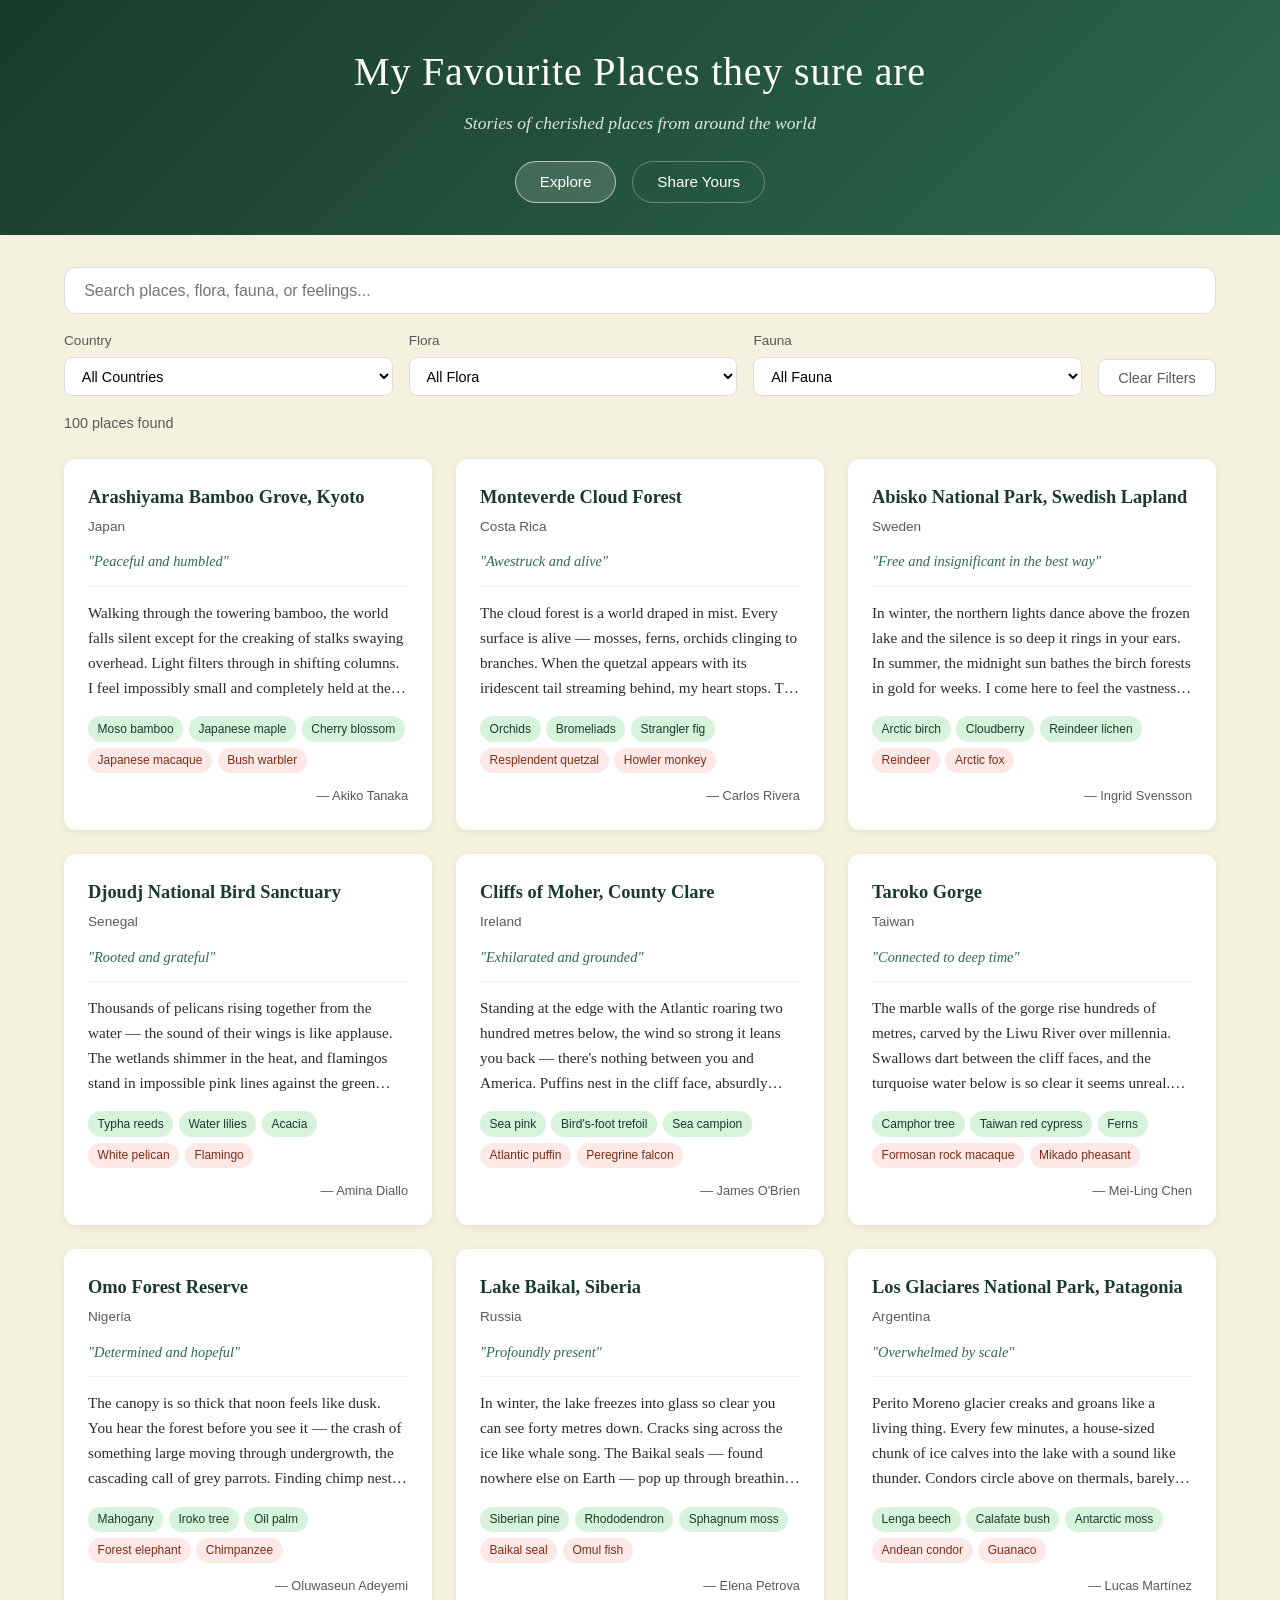
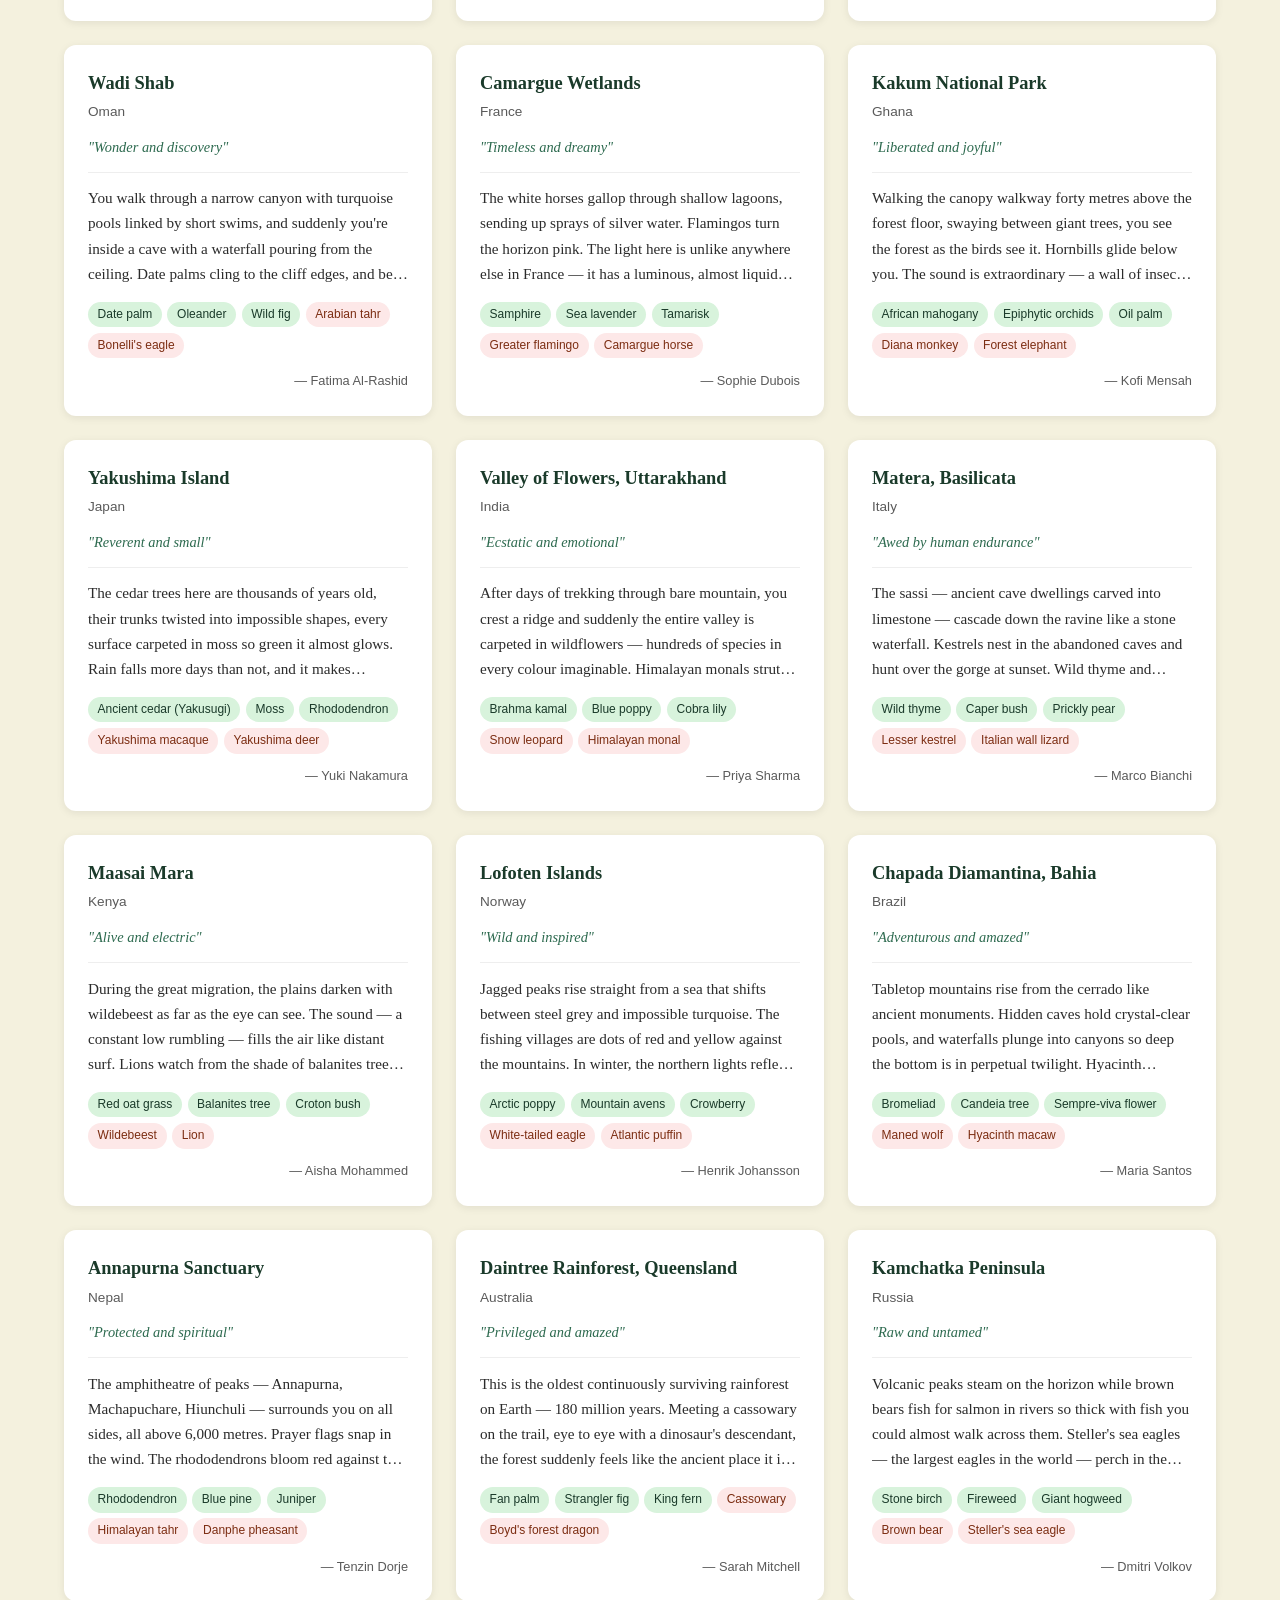
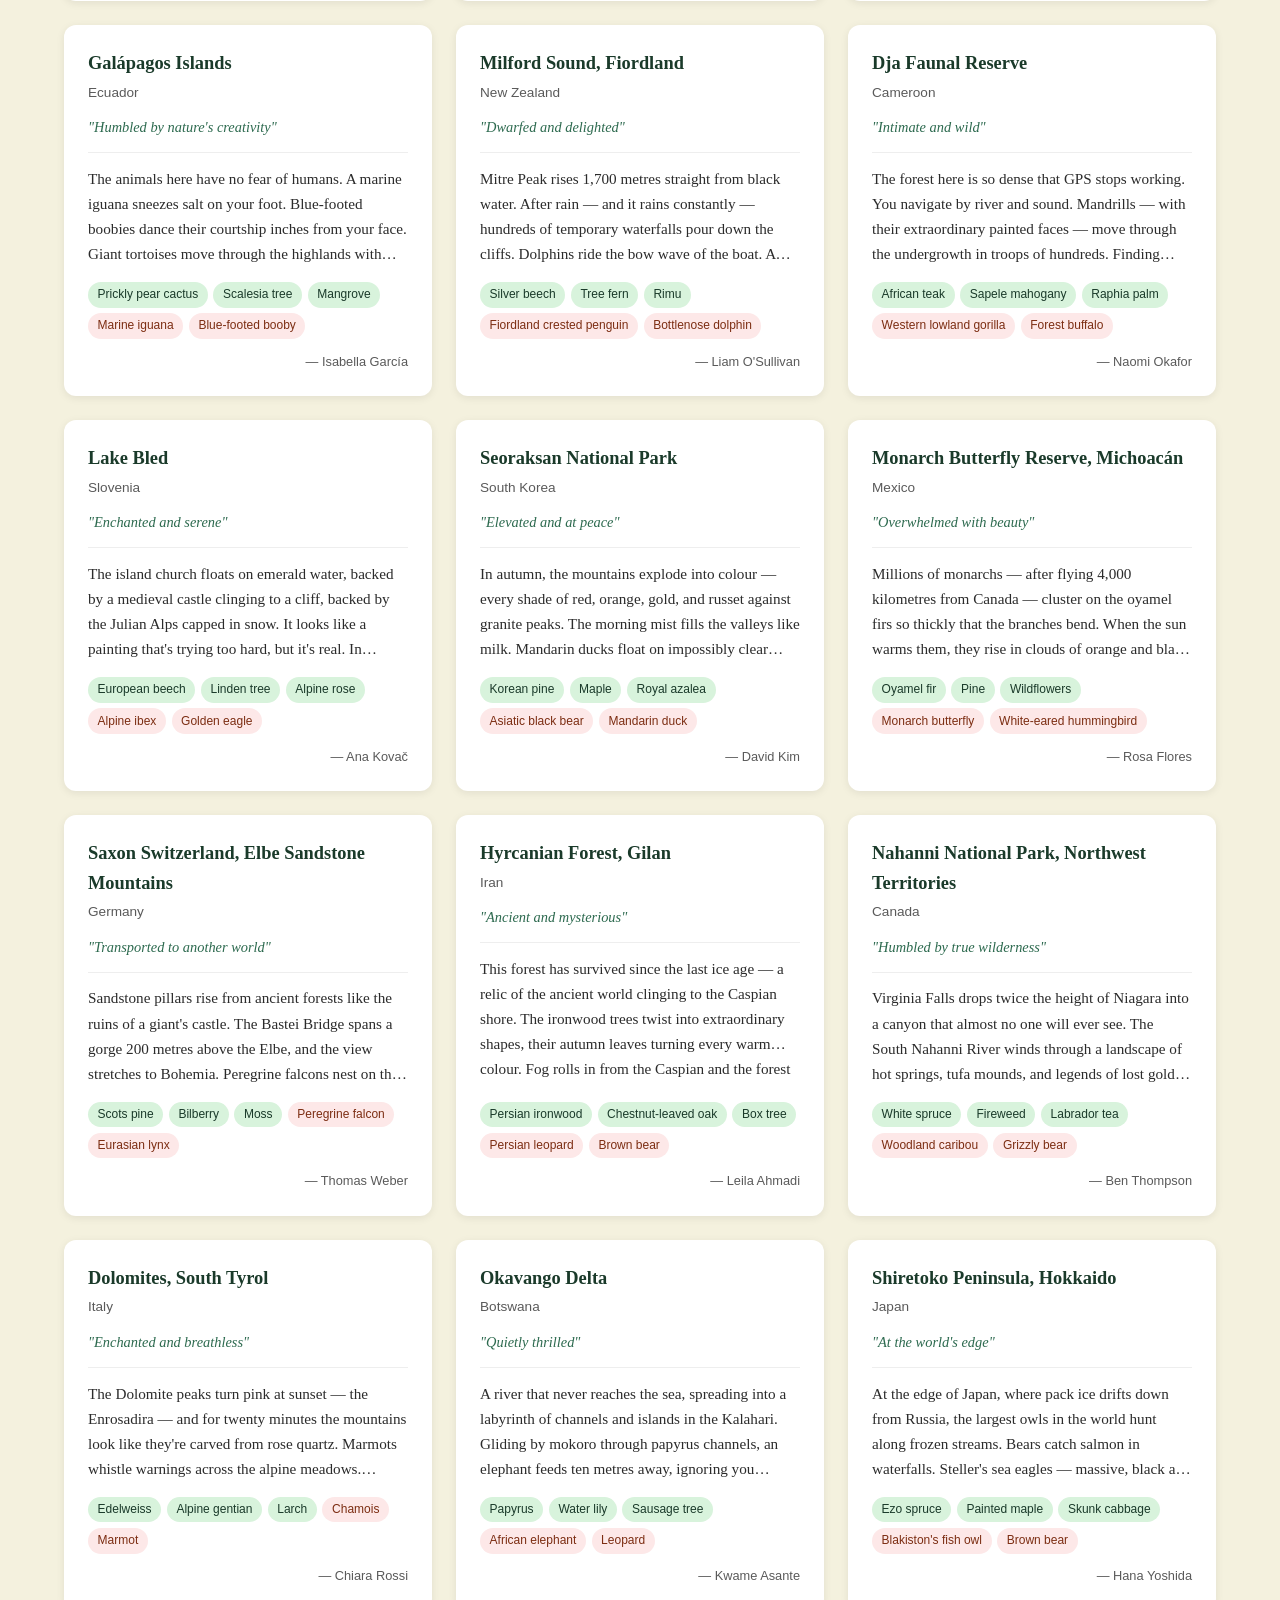
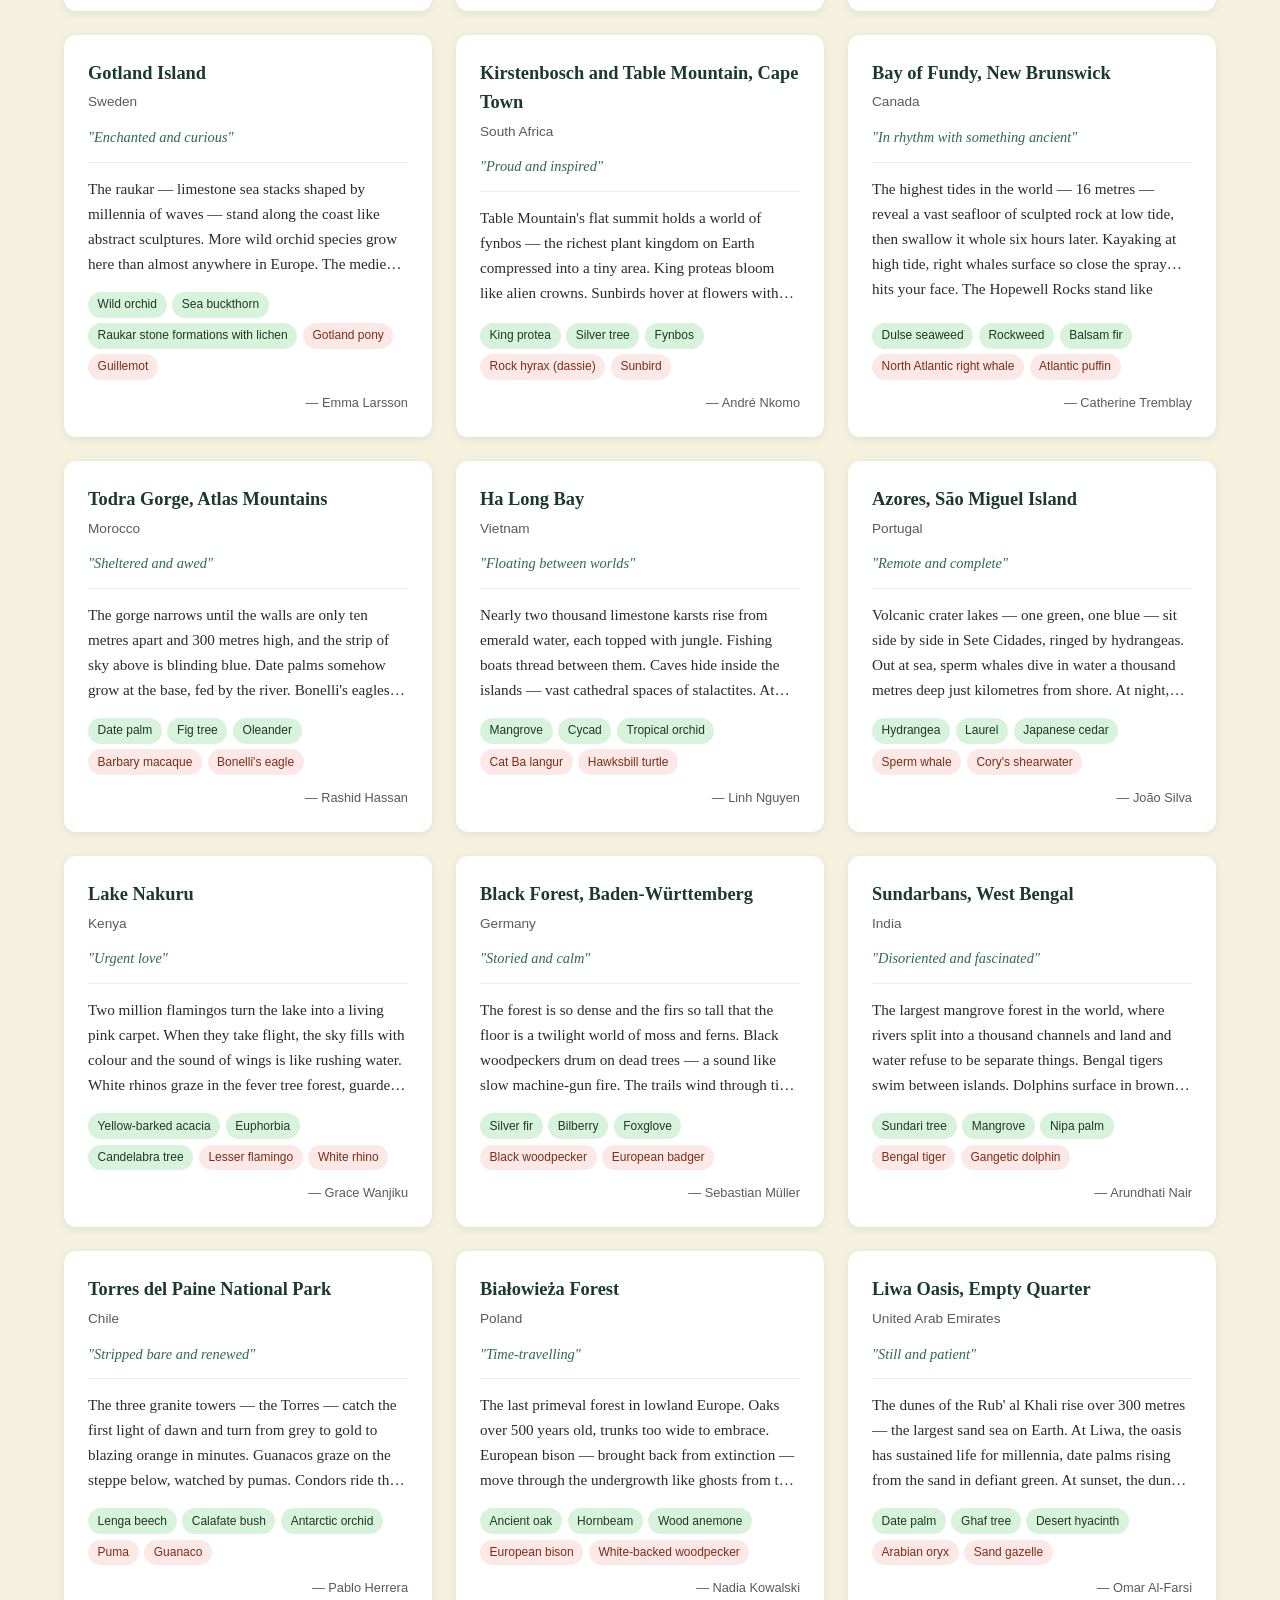
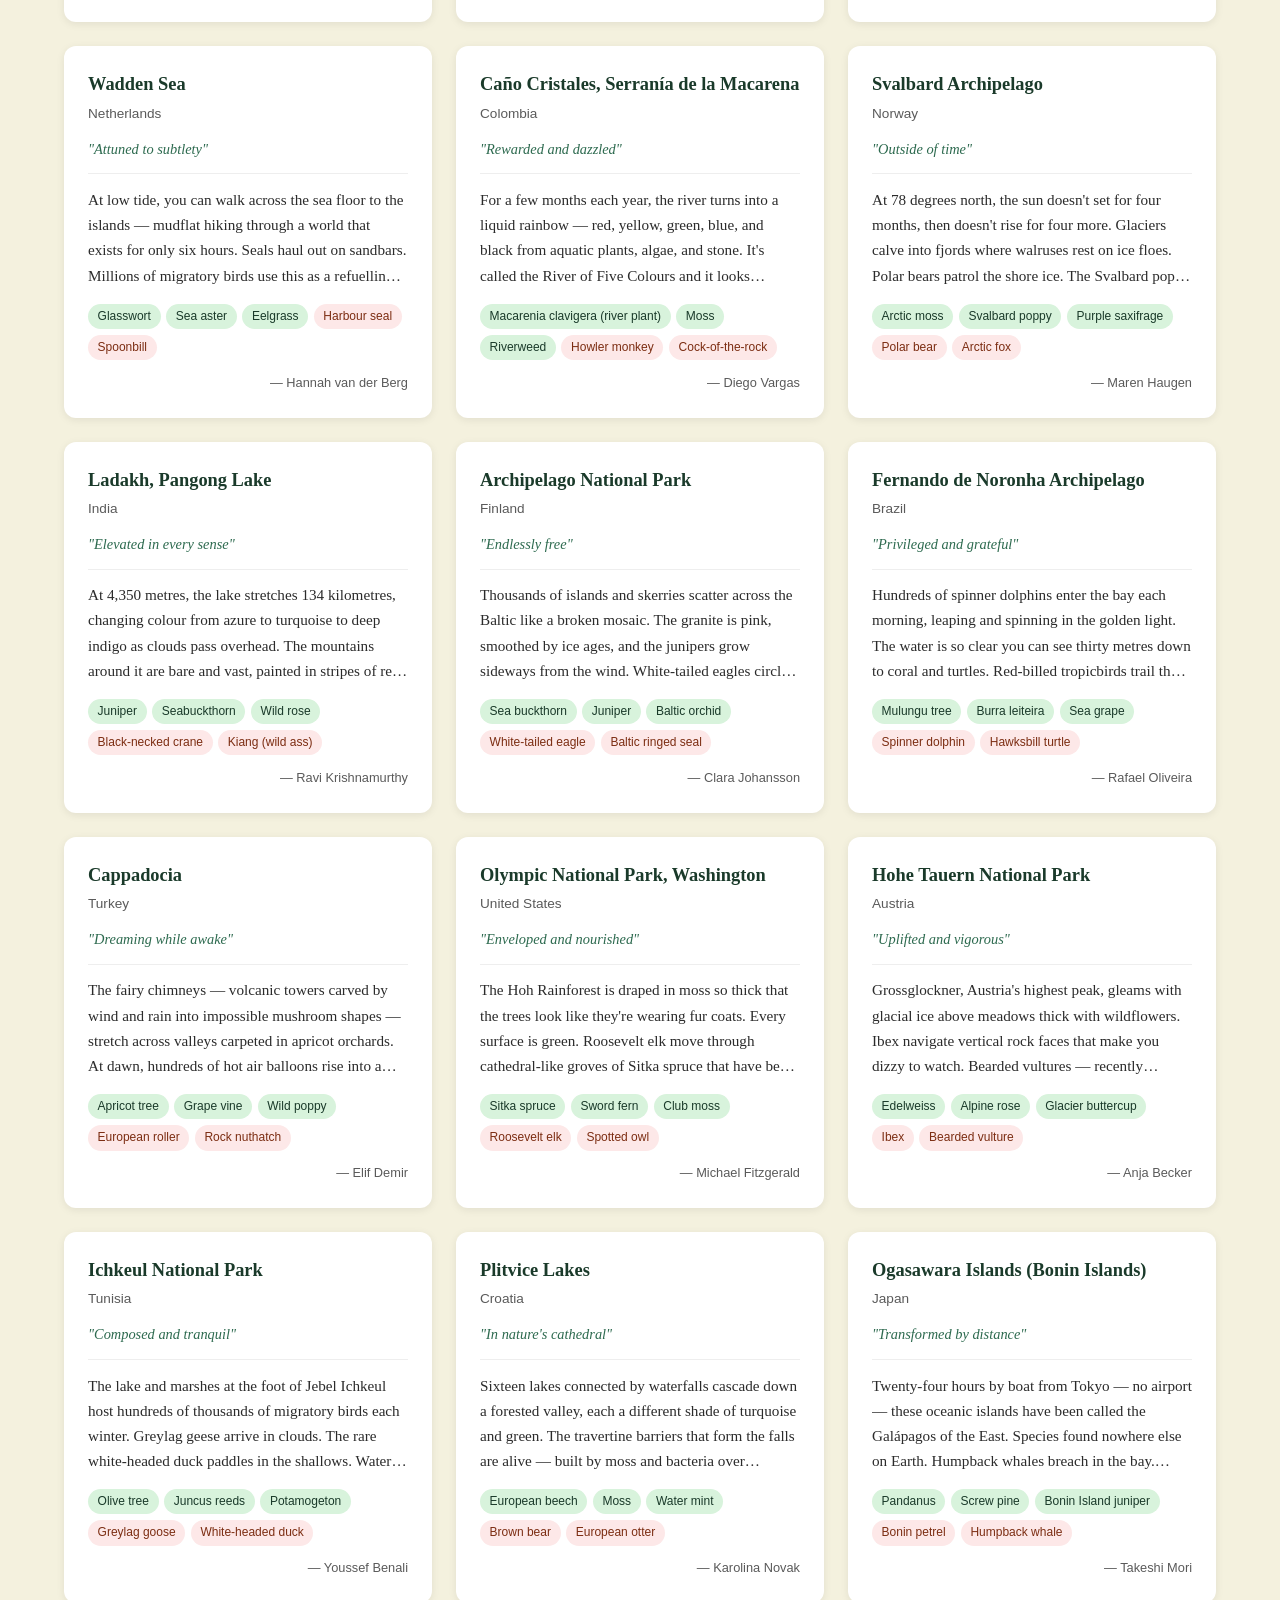
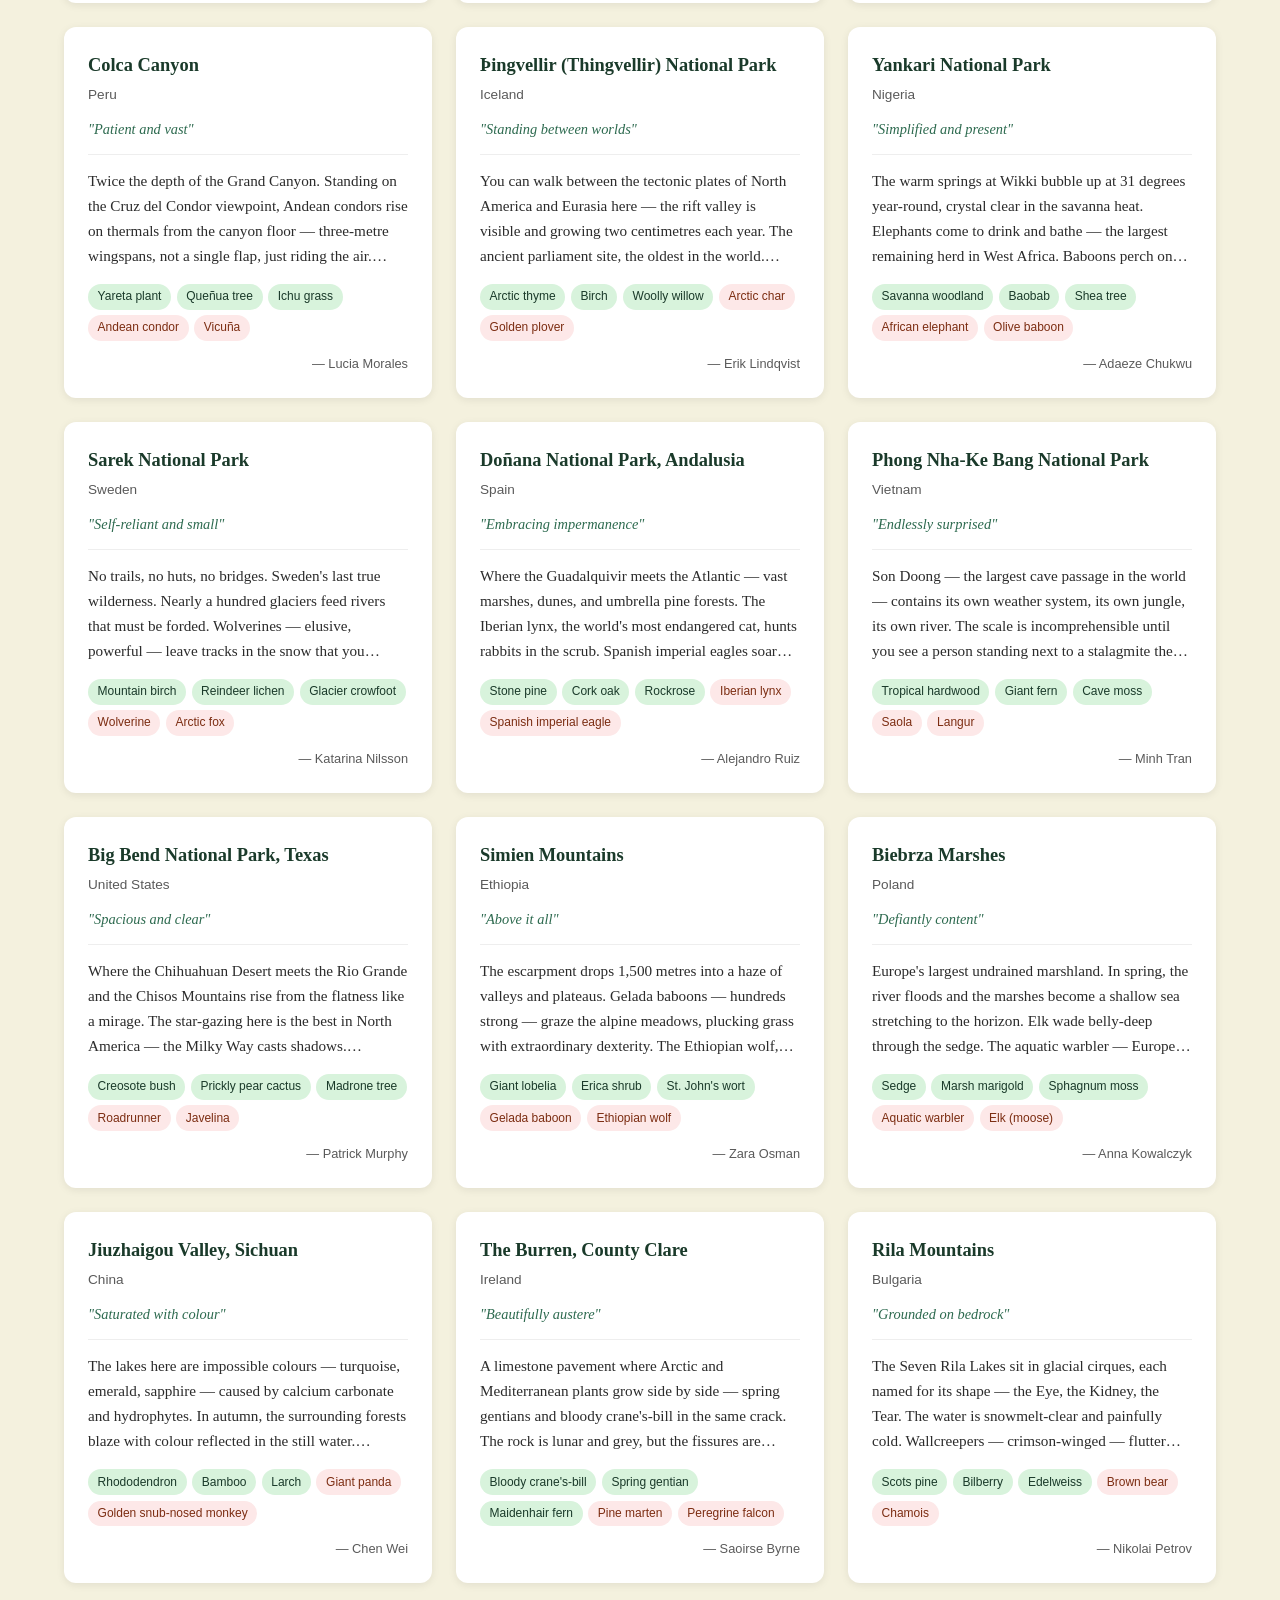
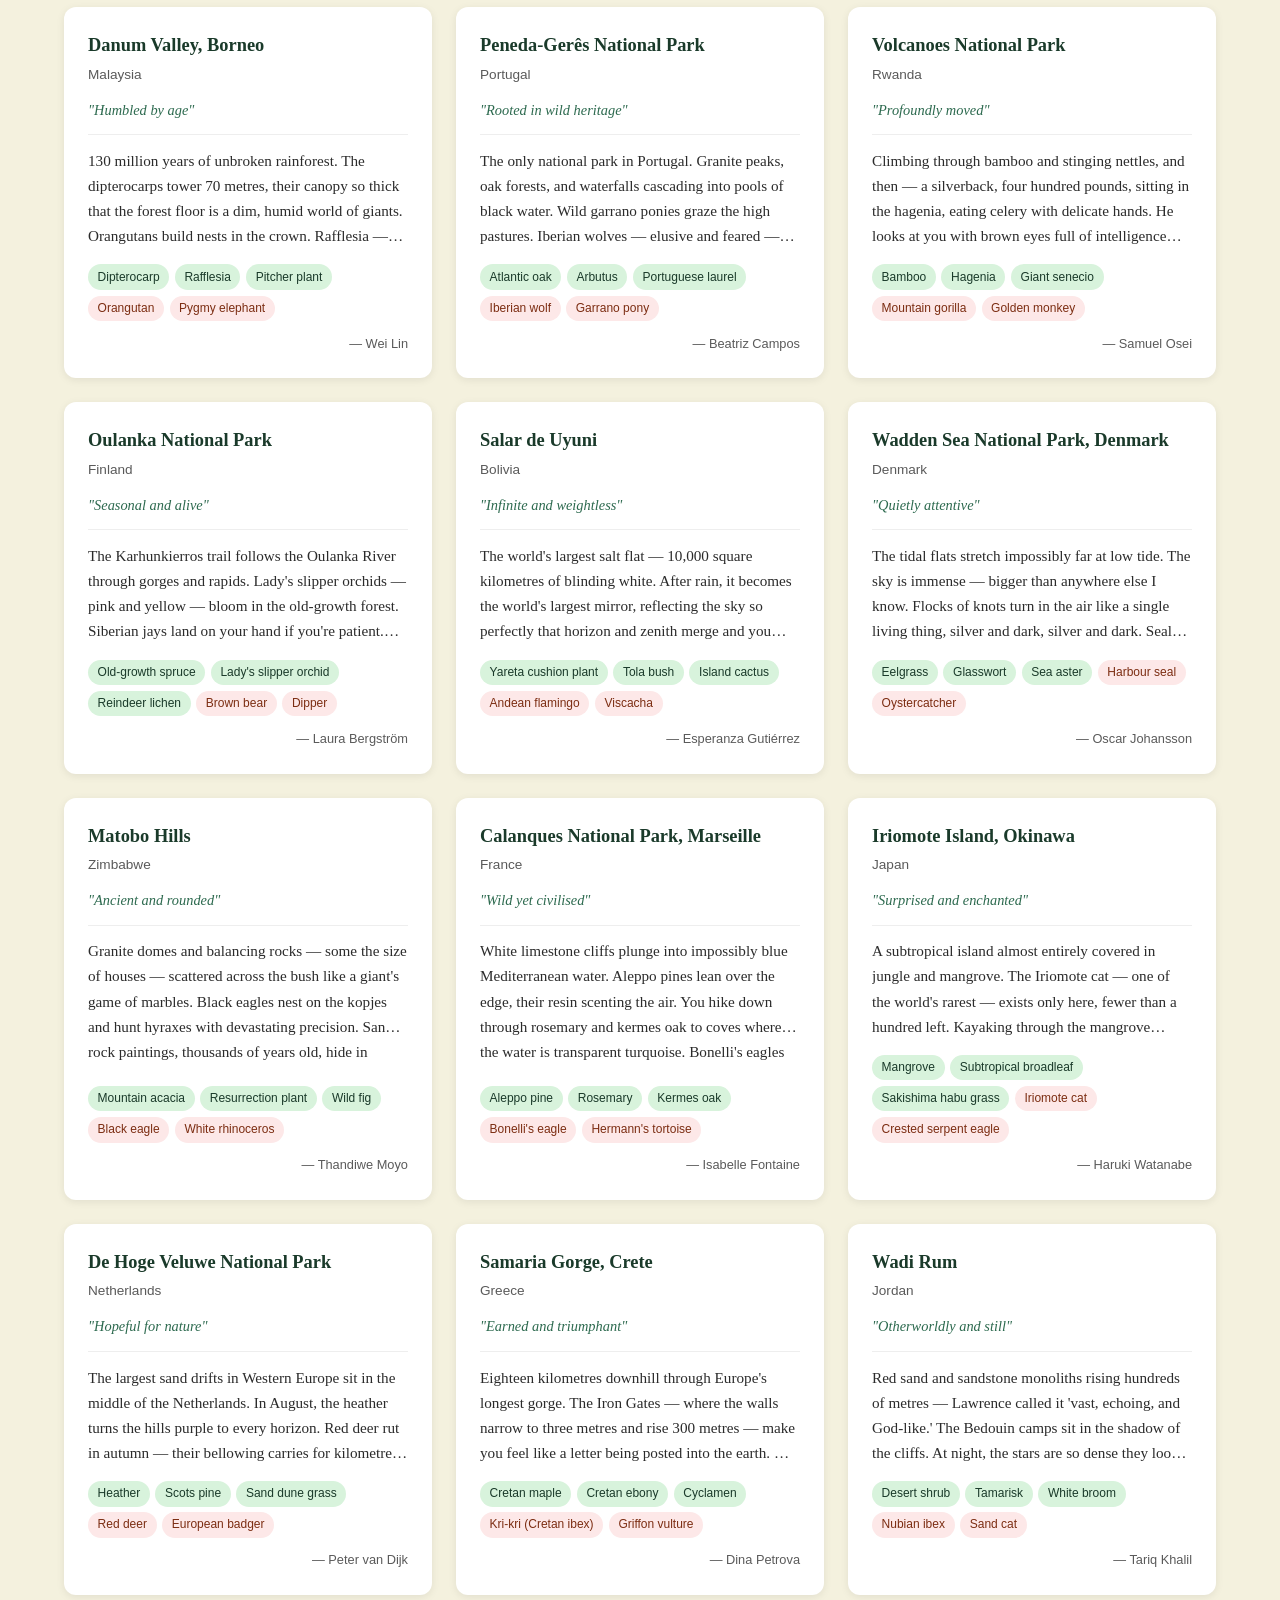
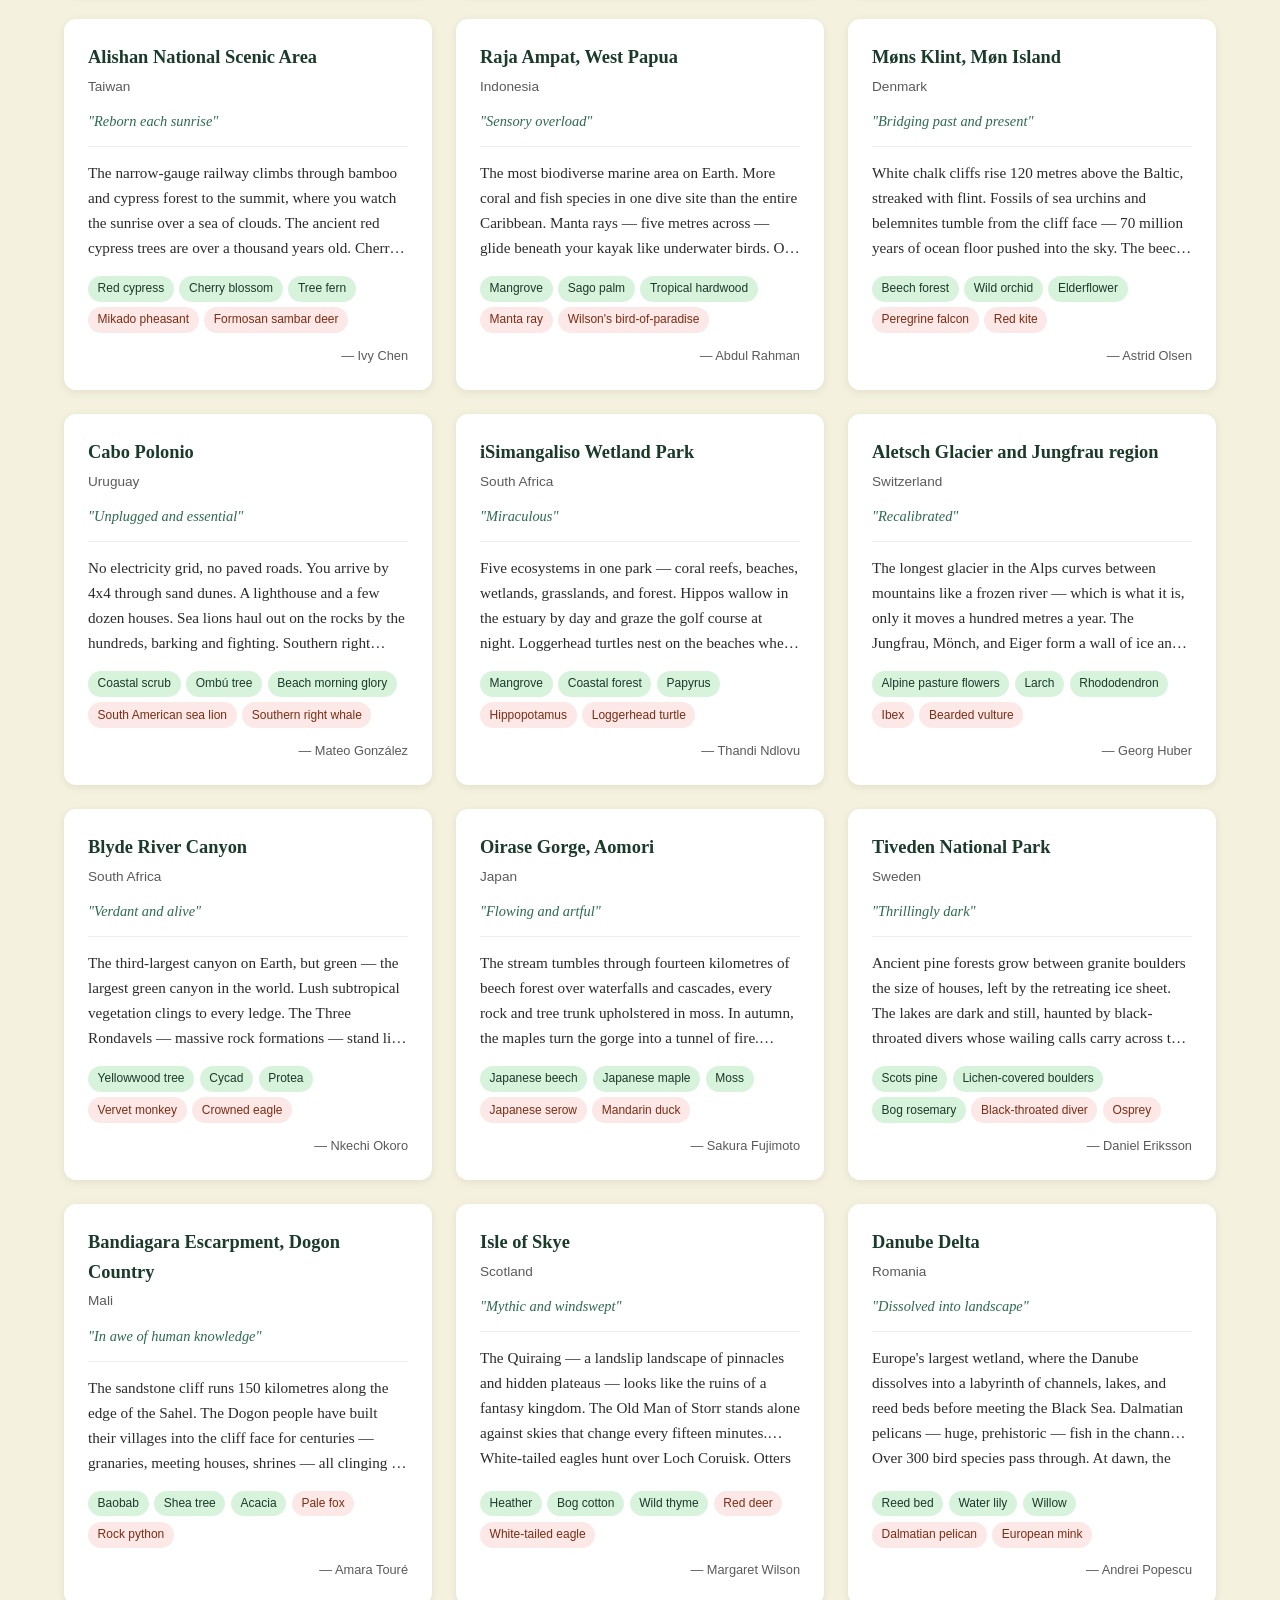
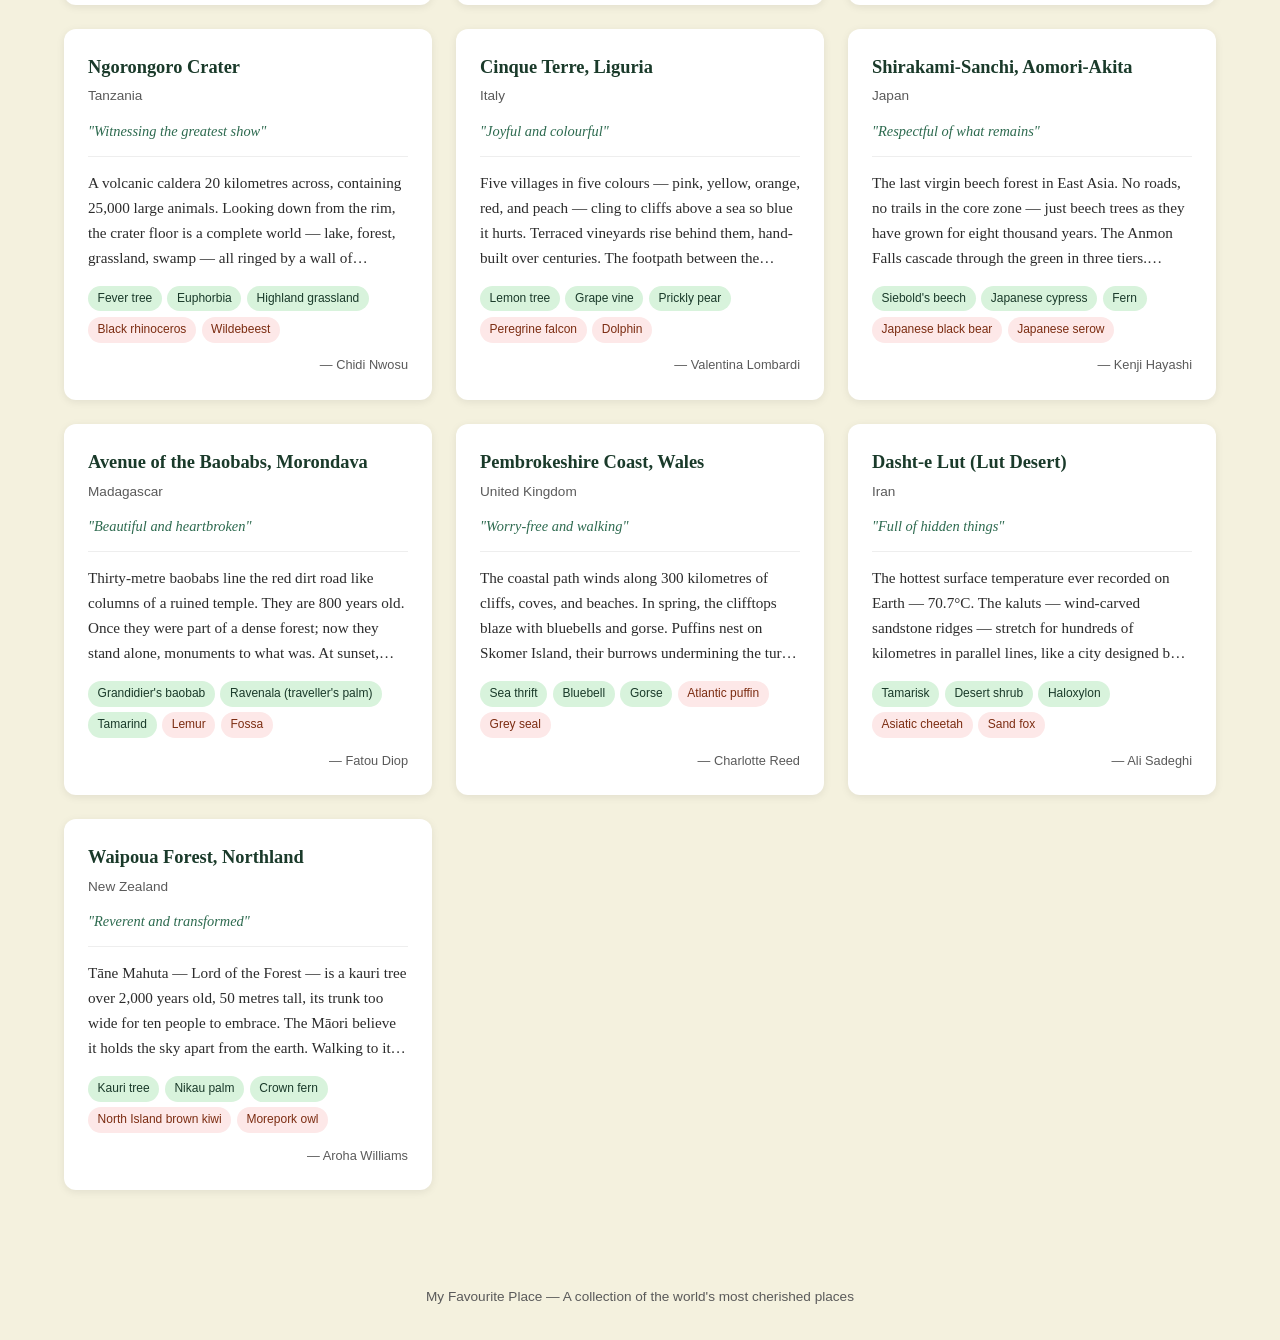
<file: static prototype/index.html>
<!DOCTYPE html>
<html lang="en">
<head>
  <meta charset="UTF-8">
  <meta name="viewport" content="width=device-width, initial-scale=1.0">
  <title>My Favourite Place</title>
  <link rel="stylesheet" href="styles.css">
</head>
<body>
  <header>
    <div class="header-content">
      <h1>My Favourite Places they sure are</h1>
      <p class="subtitle">Stories of cherished places from around the world</p>
      <nav>
        <a href="#explore" class="nav-link active" data-section="explore">Explore</a>
        <a href="#submit" class="nav-link" data-section="submit">Share Yours</a>
      </nav>
    </div>
  </header>

  <main>
    <!-- Explore Section -->
    <section id="explore" class="section active">
      <div class="filters">
        <div class="search-bar">
          <input type="text" id="search" placeholder="Search places, flora, fauna, or feelings...">
        </div>
        <div class="filter-row">
          <div class="filter-group">
            <label for="filter-country">Country</label>
            <select id="filter-country">
              <option value="">All Countries</option>
            </select>
          </div>
          <div class="filter-group">
            <label for="filter-flora">Flora</label>
            <select id="filter-flora">
              <option value="">All Flora</option>
            </select>
          </div>
          <div class="filter-group">
            <label for="filter-fauna">Fauna</label>
            <select id="filter-fauna">
              <option value="">All Fauna</option>
            </select>
          </div>
          <button id="clear-filters" class="btn-secondary">Clear Filters</button>
        </div>
        <p class="results-count"><span id="count">0</span> places found</p>
      </div>

      <div id="cards" class="card-grid"></div>
    </section>

    <!-- Submit Section -->
    <section id="submit" class="section">
      <div class="form-container">
        <h2>Share Your Favourite Place</h2>
        <p class="form-intro">Tell us about a place that makes your heart sing. Where is it? What grows there? What creatures call it home? How does it make you feel?</p>
        <form id="submit-form">
          <div class="form-row">
            <div class="form-field">
              <label for="form-name">Your Name</label>
              <input type="text" id="form-name" required placeholder="e.g. Maria Santos">
            </div>
            <div class="form-field">
              <label for="form-country">Country</label>
              <input type="text" id="form-country" required placeholder="e.g. Brazil">
            </div>
          </div>
          <div class="form-field">
            <label for="form-place">Place Name</label>
            <input type="text" id="form-place" required placeholder="e.g. Chapada Diamantina, Bahia">
          </div>
          <div class="form-row">
            <div class="form-field">
              <label for="form-flora">Flora <span class="hint">(comma-separated)</span></label>
              <input type="text" id="form-flora" required placeholder="e.g. Bromeliad, Candeia tree, Sempre-viva flower">
            </div>
            <div class="form-field">
              <label for="form-fauna">Fauna <span class="hint">(comma-separated)</span></label>
              <input type="text" id="form-fauna" required placeholder="e.g. Maned wolf, Hyacinth macaw">
            </div>
          </div>
          <div class="form-field">
            <label for="form-description">Your Description</label>
            <textarea id="form-description" rows="6" required placeholder="Describe your favourite place. What does it look like? Sound like? Smell like? What makes it special to you?"></textarea>
          </div>
          <div class="form-field">
            <label for="form-feeling">How does this place make you feel? <span class="hint">(a few words)</span></label>
            <input type="text" id="form-feeling" required placeholder="e.g. Adventurous and amazed">
          </div>
          <button type="submit" class="btn-primary">Share Your Place</button>
        </form>
        <div id="form-success" class="success-message" hidden>
          <p>Thank you for sharing your favourite place! It has been added to our collection.</p>
          <button id="view-submission" class="btn-secondary">View it now</button>
        </div>
      </div>
    </section>
  </main>

  <!-- Modal for full description -->
  <div id="modal" class="modal" hidden>
    <div class="modal-backdrop"></div>
    <div class="modal-content">
      <button class="modal-close">&times;</button>
      <div id="modal-body"></div>
    </div>
  </div>

  <footer>
    <p>My Favourite Place &mdash; A collection of the world's most cherished places</p>
  </footer>

  <script src="data.js"></script>
  <script src="app.js"></script>
</body>
</html>
</file>
<file: static prototype/styles.css>
* {
  margin: 0;
  padding: 0;
  box-sizing: border-box;
}

:root {
  --green-dark: #1a3a2a;
  --green-mid: #2d6a4f;
  --green-light: #52b788;
  --green-pale: #d8f3dc;
  --cream: #fefae0;
  --sand: #f4f1de;
  --text: #2b2b2b;
  --text-light: #5a5a5a;
  --white: #ffffff;
  --shadow: rgba(0, 0, 0, 0.08);
  --radius: 12px;
}

body {
  font-family: 'Georgia', 'Times New Roman', serif;
  color: var(--text);
  background: var(--sand);
  line-height: 1.6;
}

/* Header */
header {
  background: linear-gradient(135deg, var(--green-dark), var(--green-mid));
  color: var(--white);
  padding: 2.5rem 1.5rem 2rem;
  text-align: center;
}

.header-content {
  max-width: 800px;
  margin: 0 auto;
}

h1 {
  font-size: 2.5rem;
  font-weight: 400;
  letter-spacing: 0.02em;
  margin-bottom: 0.3rem;
}

.subtitle {
  font-style: italic;
  opacity: 0.85;
  font-size: 1.1rem;
  margin-bottom: 1.5rem;
}

nav {
  display: flex;
  gap: 1rem;
  justify-content: center;
}

.nav-link {
  color: var(--white);
  text-decoration: none;
  padding: 0.5rem 1.5rem;
  border: 1px solid rgba(255, 255, 255, 0.3);
  border-radius: 2rem;
  font-size: 0.95rem;
  transition: all 0.2s;
  font-family: -apple-system, BlinkMacSystemFont, 'Segoe UI', sans-serif;
}

.nav-link:hover,
.nav-link.active {
  background: rgba(255, 255, 255, 0.15);
  border-color: rgba(255, 255, 255, 0.6);
}

/* Main content */
main {
  max-width: 1200px;
  margin: 0 auto;
  padding: 0 1.5rem;
}

.section {
  display: none;
  padding: 2rem 0;
}

.section.active {
  display: block;
}

/* Filters */
.filters {
  margin-bottom: 1.5rem;
}

.search-bar {
  margin-bottom: 1rem;
}

.search-bar input {
  width: 100%;
  padding: 0.85rem 1.2rem;
  border: 1px solid #ddd;
  border-radius: var(--radius);
  font-size: 1rem;
  font-family: -apple-system, BlinkMacSystemFont, 'Segoe UI', sans-serif;
  background: var(--white);
  transition: border-color 0.2s;
}

.search-bar input:focus {
  outline: none;
  border-color: var(--green-light);
  box-shadow: 0 0 0 3px rgba(82, 183, 136, 0.15);
}

.filter-row {
  display: flex;
  gap: 1rem;
  align-items: end;
  flex-wrap: wrap;
}

.filter-group {
  flex: 1;
  min-width: 180px;
}

.filter-group label {
  display: block;
  font-size: 0.85rem;
  font-family: -apple-system, BlinkMacSystemFont, 'Segoe UI', sans-serif;
  color: var(--text-light);
  margin-bottom: 0.3rem;
  font-weight: 500;
}

.filter-group select {
  width: 100%;
  padding: 0.6rem 0.8rem;
  border: 1px solid #ddd;
  border-radius: 8px;
  font-size: 0.9rem;
  font-family: -apple-system, BlinkMacSystemFont, 'Segoe UI', sans-serif;
  background: var(--white);
  cursor: pointer;
}

.filter-group select:focus {
  outline: none;
  border-color: var(--green-light);
}

.btn-secondary {
  padding: 0.6rem 1.2rem;
  border: 1px solid #ddd;
  border-radius: 8px;
  background: var(--white);
  font-size: 0.9rem;
  font-family: -apple-system, BlinkMacSystemFont, 'Segoe UI', sans-serif;
  cursor: pointer;
  transition: all 0.2s;
  color: var(--text-light);
}

.btn-secondary:hover {
  border-color: var(--green-light);
  color: var(--green-mid);
}

.results-count {
  margin-top: 1rem;
  font-size: 0.9rem;
  color: var(--text-light);
  font-family: -apple-system, BlinkMacSystemFont, 'Segoe UI', sans-serif;
}

/* Card Grid */
.card-grid {
  display: grid;
  grid-template-columns: repeat(auto-fill, minmax(340px, 1fr));
  gap: 1.5rem;
}

/* Cards */
.card {
  background: var(--white);
  border-radius: var(--radius);
  padding: 1.5rem;
  box-shadow: 0 2px 8px var(--shadow);
  cursor: pointer;
  transition: transform 0.2s, box-shadow 0.2s;
  display: flex;
  flex-direction: column;
}

.card:hover {
  transform: translateY(-3px);
  box-shadow: 0 6px 20px rgba(0, 0, 0, 0.12);
}

.card-header {
  margin-bottom: 0.8rem;
}

.card-place {
  font-size: 1.15rem;
  font-weight: 600;
  color: var(--green-dark);
  margin-bottom: 0.2rem;
}

.card-country {
  font-size: 0.85rem;
  color: var(--text-light);
  font-family: -apple-system, BlinkMacSystemFont, 'Segoe UI', sans-serif;
}

.card-description {
  font-size: 0.95rem;
  color: var(--text);
  line-height: 1.65;
  margin-bottom: 1rem;
  flex: 1;
  display: -webkit-box;
  -webkit-line-clamp: 4;
  -webkit-box-orient: vertical;
  overflow: hidden;
}

.card-feeling {
  font-style: italic;
  color: var(--green-mid);
  font-size: 0.9rem;
  margin-bottom: 0.8rem;
  padding-bottom: 0.8rem;
  border-bottom: 1px solid #eee;
}

.card-tags {
  display: flex;
  flex-wrap: wrap;
  gap: 0.35rem;
}

.tag {
  font-size: 0.75rem;
  font-family: -apple-system, BlinkMacSystemFont, 'Segoe UI', sans-serif;
  padding: 0.2rem 0.6rem;
  border-radius: 1rem;
  background: var(--green-pale);
  color: var(--green-dark);
}

.tag.fauna-tag {
  background: #fde8e8;
  color: #7c2d12;
}

.card-author {
  font-size: 0.8rem;
  color: var(--text-light);
  font-family: -apple-system, BlinkMacSystemFont, 'Segoe UI', sans-serif;
  margin-top: 0.8rem;
  text-align: right;
}

/* Modal */
.modal {
  position: fixed;
  inset: 0;
  z-index: 1000;
  display: flex;
  align-items: center;
  justify-content: center;
  padding: 2rem;
}

.modal[hidden] {
  display: none;
}

.modal-backdrop {
  position: absolute;
  inset: 0;
  background: rgba(0, 0, 0, 0.5);
  backdrop-filter: blur(4px);
}

.modal-content {
  position: relative;
  background: var(--white);
  border-radius: var(--radius);
  max-width: 700px;
  width: 100%;
  max-height: 85vh;
  overflow-y: auto;
  padding: 2.5rem;
  box-shadow: 0 20px 60px rgba(0, 0, 0, 0.2);
}

.modal-close {
  position: absolute;
  top: 1rem;
  right: 1rem;
  border: none;
  background: none;
  font-size: 1.8rem;
  cursor: pointer;
  color: var(--text-light);
  line-height: 1;
  padding: 0.2rem 0.5rem;
  border-radius: 4px;
}

.modal-close:hover {
  background: #f0f0f0;
}

.modal-place {
  font-size: 1.6rem;
  color: var(--green-dark);
  margin-bottom: 0.3rem;
}

.modal-country {
  font-size: 1rem;
  color: var(--text-light);
  font-family: -apple-system, BlinkMacSystemFont, 'Segoe UI', sans-serif;
  margin-bottom: 1.5rem;
}

.modal-description {
  font-size: 1.05rem;
  line-height: 1.75;
  margin-bottom: 1.5rem;
}

.modal-feeling {
  font-style: italic;
  font-size: 1.1rem;
  color: var(--green-mid);
  margin-bottom: 1.5rem;
  padding: 1rem;
  background: var(--green-pale);
  border-radius: 8px;
  text-align: center;
}

.modal-section-title {
  font-size: 0.85rem;
  font-family: -apple-system, BlinkMacSystemFont, 'Segoe UI', sans-serif;
  text-transform: uppercase;
  letter-spacing: 0.08em;
  color: var(--text-light);
  margin-bottom: 0.5rem;
  margin-top: 1.2rem;
}

.modal-tags {
  display: flex;
  flex-wrap: wrap;
  gap: 0.4rem;
  margin-bottom: 0.5rem;
}

.modal-author {
  margin-top: 1.5rem;
  padding-top: 1rem;
  border-top: 1px solid #eee;
  font-size: 0.9rem;
  color: var(--text-light);
  font-family: -apple-system, BlinkMacSystemFont, 'Segoe UI', sans-serif;
  text-align: right;
}

/* Form */
.form-container {
  max-width: 700px;
  margin: 0 auto;
  background: var(--white);
  border-radius: var(--radius);
  padding: 2.5rem;
  box-shadow: 0 2px 8px var(--shadow);
}

.form-container h2 {
  font-weight: 400;
  font-size: 1.8rem;
  color: var(--green-dark);
  margin-bottom: 0.5rem;
}

.form-intro {
  color: var(--text-light);
  margin-bottom: 2rem;
  font-size: 1rem;
}

.form-row {
  display: flex;
  gap: 1rem;
}

.form-field {
  margin-bottom: 1.2rem;
  flex: 1;
}

.form-field label {
  display: block;
  font-size: 0.9rem;
  font-family: -apple-system, BlinkMacSystemFont, 'Segoe UI', sans-serif;
  color: var(--text);
  margin-bottom: 0.3rem;
  font-weight: 500;
}

.hint {
  color: var(--text-light);
  font-weight: 400;
}

.form-field input,
.form-field textarea {
  width: 100%;
  padding: 0.7rem 1rem;
  border: 1px solid #ddd;
  border-radius: 8px;
  font-size: 0.95rem;
  font-family: 'Georgia', serif;
  transition: border-color 0.2s;
}

.form-field input:focus,
.form-field textarea:focus {
  outline: none;
  border-color: var(--green-light);
  box-shadow: 0 0 0 3px rgba(82, 183, 136, 0.15);
}

.form-field textarea {
  resize: vertical;
}

.btn-primary {
  padding: 0.8rem 2rem;
  background: var(--green-mid);
  color: var(--white);
  border: none;
  border-radius: 8px;
  font-size: 1rem;
  font-family: -apple-system, BlinkMacSystemFont, 'Segoe UI', sans-serif;
  cursor: pointer;
  transition: background 0.2s;
}

.btn-primary:hover {
  background: var(--green-dark);
}

.success-message {
  text-align: center;
  padding: 2rem;
  background: var(--green-pale);
  border-radius: 8px;
  margin-top: 1.5rem;
}

.success-message p {
  margin-bottom: 1rem;
  color: var(--green-dark);
  font-size: 1.05rem;
}

/* Footer */
footer {
  text-align: center;
  padding: 2rem;
  color: var(--text-light);
  font-size: 0.85rem;
  font-family: -apple-system, BlinkMacSystemFont, 'Segoe UI', sans-serif;
  margin-top: 2rem;
}

/* Responsive */
@media (max-width: 768px) {
  h1 {
    font-size: 1.8rem;
  }

  .filter-row {
    flex-direction: column;
  }

  .form-row {
    flex-direction: column;
  }

  .card-grid {
    grid-template-columns: 1fr;
  }

  .modal-content {
    padding: 1.5rem;
  }
}
</file>
